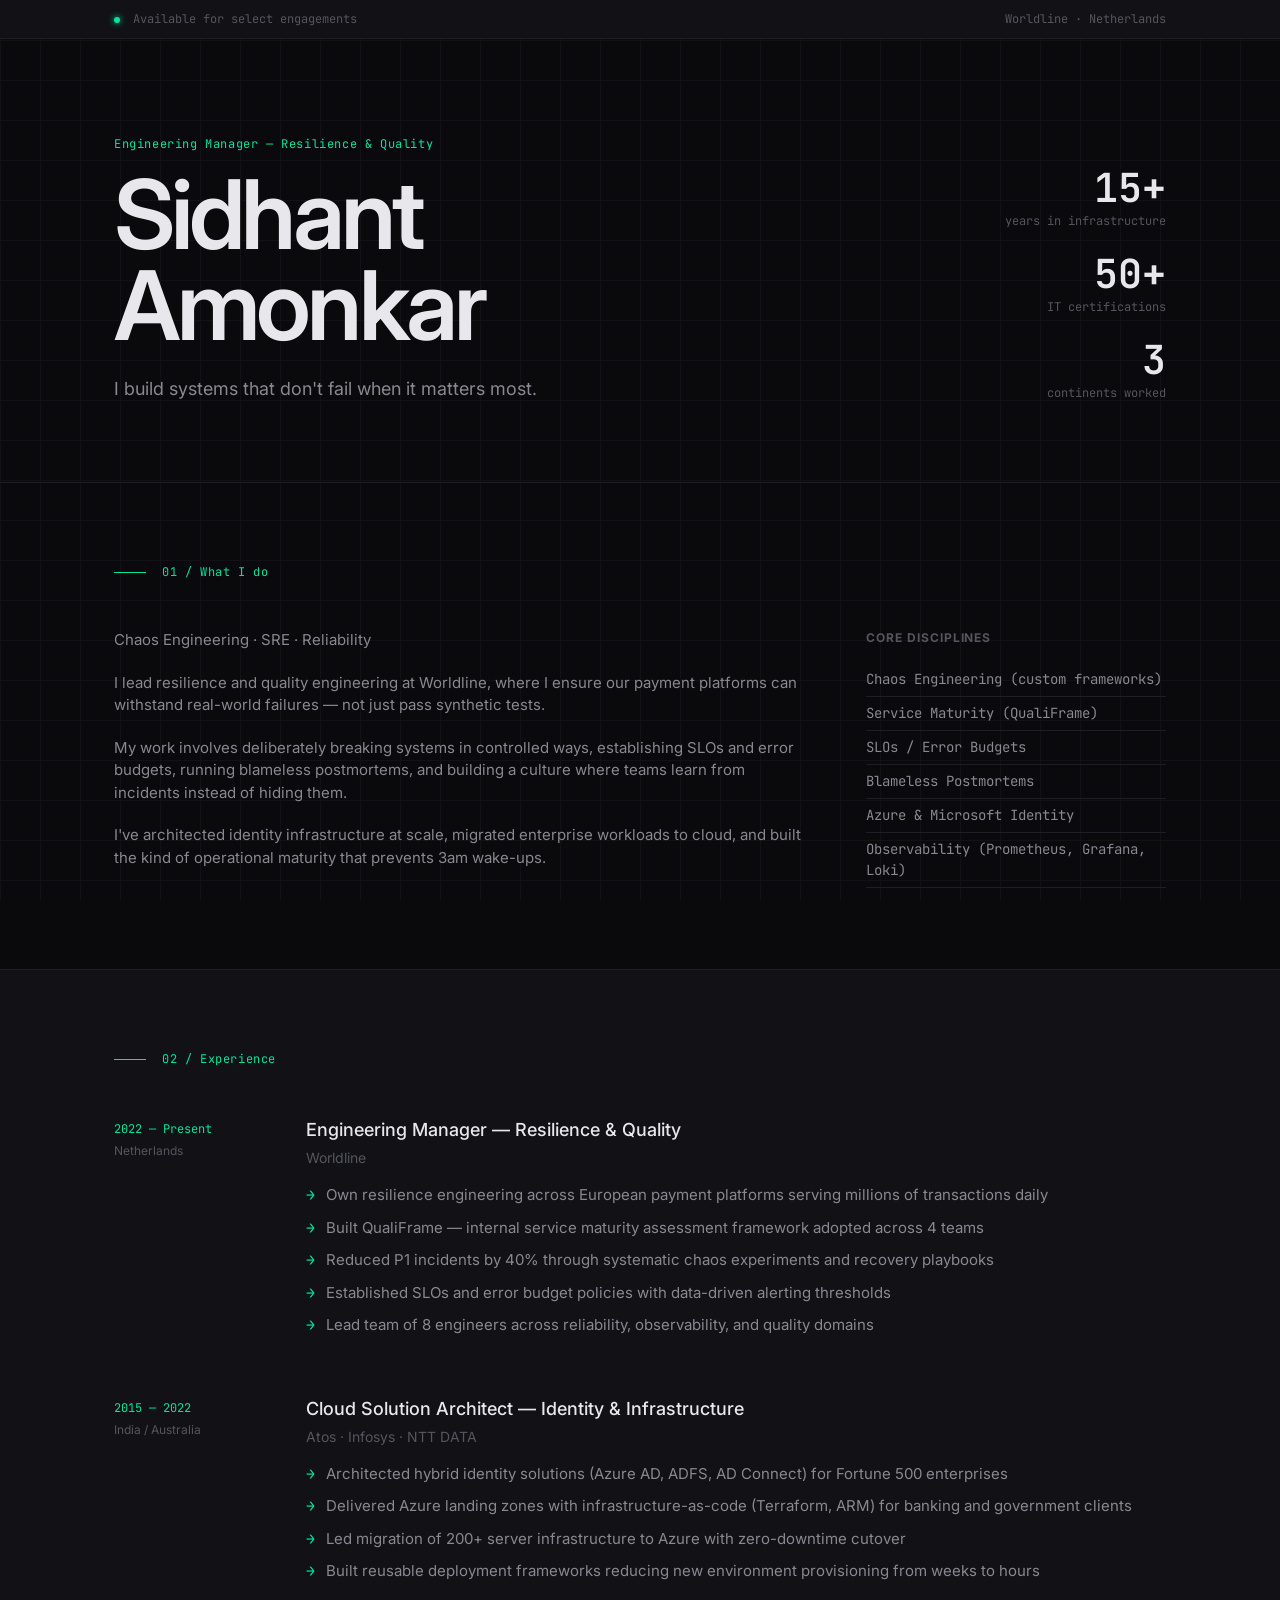
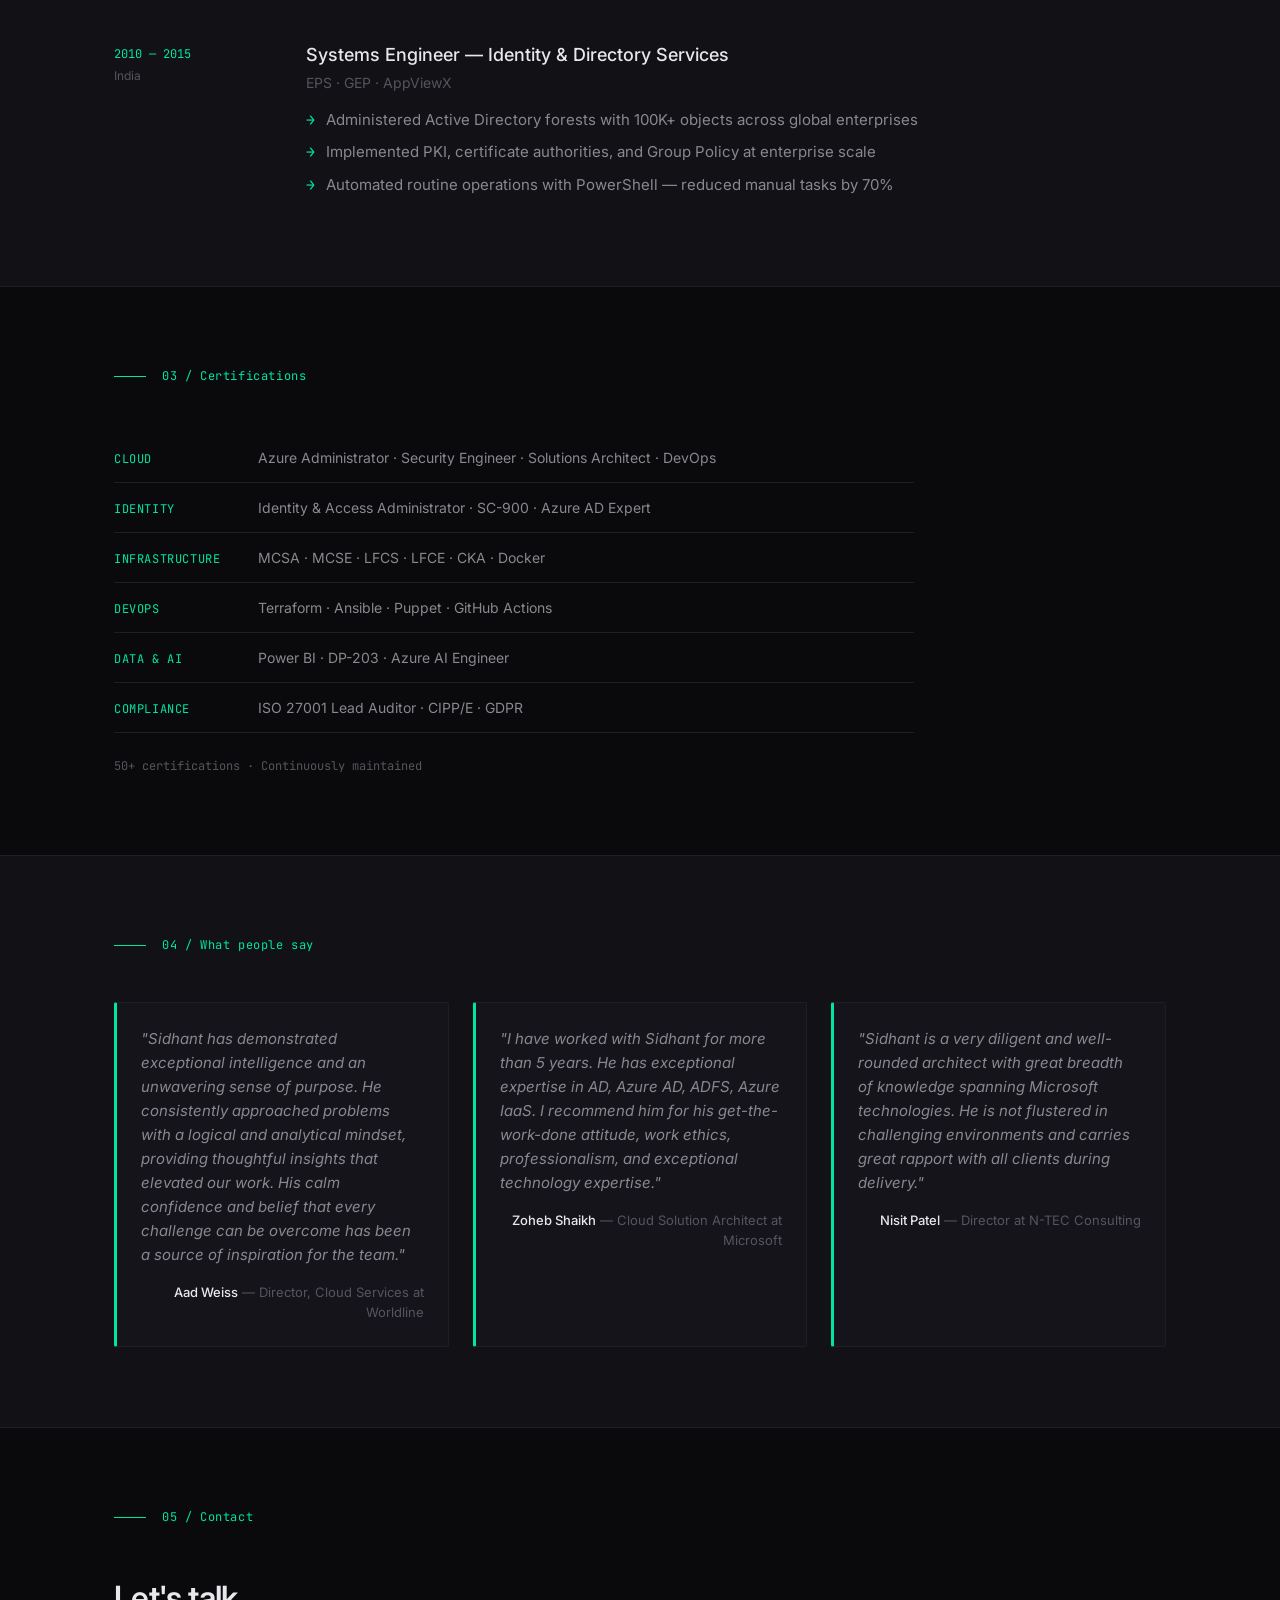
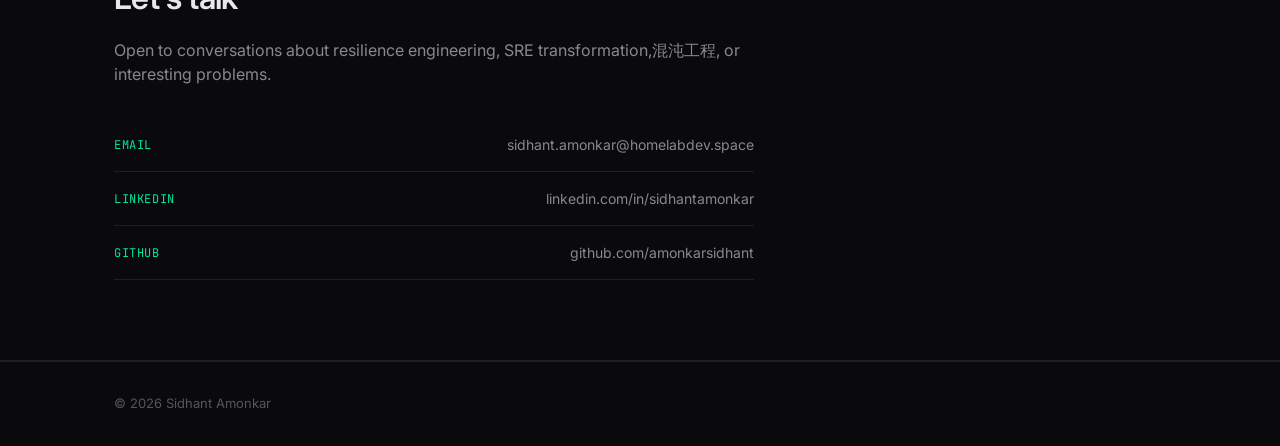
<file: portfolio/index.html>
<!DOCTYPE html>
<html lang="en">
<head>
  <meta charset="UTF-8">
  <meta name="viewport" content="width=device-width, initial-scale=1.0">
  <title>Sidhant Amonkar — Engineering Manager, Resilience</title>
  <meta name="description" content="Engineering Manager specializing in Chaos Engineering, SRE, and building systems that survive failure. Currently at Worldline.">
  <link rel="preconnect" href="https://fonts.googleapis.com">
  <link rel="preconnect" href="https://fonts.gstatic.com" crossorigin>
  <link href="https://fonts.googleapis.com/css2?family=JetBrains+Mono:wght@400;500;600&family=Inter:wght@300;400;500;600&display=swap" rel="stylesheet">
  <link rel="stylesheet" href="style.css">
</head>
<body>
  <div class="grid-bg"></div>

  <main>
    <!-- Status bar -->
    <header class="status-bar">
      <div class="container status-inner">
        <span class="status-item">
          <span class="status-dot online"></span>
          Available for select engagements
        </span>
        <span class="status-item">Worldline · Netherlands</span>
      </div>
    </header>

    <!-- Hero -->
    <section class="hero">
      <div class="container">
        <div class="hero-grid">
          <div class="hero-left">
            <p class="label">Engineering Manager — Resilience & Quality</p>
            <h1>Sidhant<br>Amonkar</h1>
            <p class="hero-statement">I build systems that don't fail when it matters most.</p>
          </div>
          <div class="hero-right">
            <div class="stat-block">
              <span class="stat-number">15+</span>
              <span class="stat-label">years in infrastructure</span>
            </div>
            <div class="stat-block">
              <span class="stat-number">50+</span>
              <span class="stat-label">IT certifications</span>
            </div>
            <div class="stat-block">
              <span class="stat-number">3</span>
              <span class="stat-label">continents worked</span>
            </div>
          </div>
        </div>
      </div>
    </section>

    <!-- What I do -->
    <section class="section">
      <div class="container">
        <div class="section-label">
          <span class="line"></span>
          <span>01 / What I do</span>
        </div>
        <div class="content-grid">
          <div class="content-main">
            <p class="lead">Chaos Engineering · SRE · Reliability</p>
            <p>I lead resilience and quality engineering at Worldline, where I ensure our payment platforms can withstand real-world failures — not just pass synthetic tests.</p>
            <p>My work involves deliberately breaking systems in controlled ways, establishing SLOs and error budgets, running blameless postmortems, and building a culture where teams learn from incidents instead of hiding them.</p>
            <p>I've architected identity infrastructure at scale, migrated enterprise workloads to cloud, and built the kind of operational maturity that prevents 3am wake-ups.</p>
          </div>
          <aside class="content-aside">
            <div class="aside-block">
              <h3>Core disciplines</h3>
              <ul>
                <li>Chaos Engineering (custom frameworks)</li>
                <li>Service Maturity (QualiFrame)</li>
                <li>SLOs / Error Budgets</li>
                <li>Blameless Postmortems</li>
                <li>Azure & Microsoft Identity</li>
                <li>Observability (Prometheus, Grafana, Loki)</li>
              </ul>
            </div>
          </aside>
        </div>
      </div>
    </section>

    <!-- Experience -->
    <section class="section section-dark">
      <div class="container">
        <div class="section-label">
          <span class="line"></span>
          <span>02 / Experience</span>
        </div>
        <div class="work-list">
          <article class="work-item">
            <div class="work-meta">
              <span class="work-period">2022 — Present</span>
              <span class="work-location">Netherlands</span>
            </div>
            <div class="work-content">
              <h3>Engineering Manager — Resilience & Quality</h3>
              <p class="work-company">Worldline</p>
              <ul class="work-points">
                <li>Own resilience engineering across European payment platforms serving millions of transactions daily</li>
                <li>Built QualiFrame — internal service maturity assessment framework adopted across 4 teams</li>
                <li>Reduced P1 incidents by 40% through systematic chaos experiments and recovery playbooks</li>
                <li>Established SLOs and error budget policies with data-driven alerting thresholds</li>
                <li>Lead team of 8 engineers across reliability, observability, and quality domains</li>
              </ul>
            </div>
          </article>
          <article class="work-item">
            <div class="work-meta">
              <span class="work-period">2015 — 2022</span>
              <span class="work-location">India / Australia</span>
            </div>
            <div class="work-content">
              <h3>Cloud Solution Architect — Identity & Infrastructure</h3>
              <p class="work-company">Atos · Infosys · NTT DATA</p>
              <ul class="work-points">
                <li>Architected hybrid identity solutions (Azure AD, ADFS, AD Connect) for Fortune 500 enterprises</li>
                <li>Delivered Azure landing zones with infrastructure-as-code (Terraform, ARM) for banking and government clients</li>
                <li>Led migration of 200+ server infrastructure to Azure with zero-downtime cutover</li>
                <li>Built reusable deployment frameworks reducing new environment provisioning from weeks to hours</li>
              </ul>
            </div>
          </article>
          <article class="work-item">
            <div class="work-meta">
              <span class="work-period">2010 — 2015</span>
              <span class="work-location">India</span>
            </div>
            <div class="work-content">
              <h3>Systems Engineer — Identity & Directory Services</h3>
              <p class="work-company">EPS · GEP · AppViewX</p>
              <ul class="work-points">
                <li>Administered Active Directory forests with 100K+ objects across global enterprises</li>
                <li>Implemented PKI, certificate authorities, and Group Policy at enterprise scale</li>
                <li>Automated routine operations with PowerShell — reduced manual tasks by 70%</li>
              </ul>
            </div>
          </article>
        </div>
      </div>
    </section>

    <!-- Certifications -->
    <section class="section">
      <div class="container">
        <div class="section-label">
          <span class="line"></span>
          <span>03 / Certifications</span>
        </div>
        <div class="cert-layout">
          <div class="cert-categories">
            <div class="cert-row">
              <span class="cert-domain">Cloud</span>
              <span class="cert-items">Azure Administrator · Security Engineer · Solutions Architect · DevOps</span>
            </div>
            <div class="cert-row">
              <span class="cert-domain">Identity</span>
              <span class="cert-items">Identity & Access Administrator · SC-900 · Azure AD Expert</span>
            </div>
            <div class="cert-row">
              <span class="cert-domain">Infrastructure</span>
              <span class="cert-items">MCSA · MCSE · LFCS · LFCE · CKA · Docker</span>
            </div>
            <div class="cert-row">
              <span class="cert-domain">DevOps</span>
              <span class="cert-items">Terraform · Ansible · Puppet · GitHub Actions</span>
            </div>
            <div class="cert-row">
              <span class="cert-domain">Data & AI</span>
              <span class="cert-items">Power BI · DP-203 · Azure AI Engineer</span>
            </div>
            <div class="cert-row">
              <span class="cert-domain">Compliance</span>
              <span class="cert-items">ISO 27001 Lead Auditor · CIPP/E · GDPR</span>
            </div>
          </div>
          <p class="cert-count">50+ certifications · Continuously maintained</p>
        </div>
      </div>
    </section>

    <!-- Recommendations -->
    <section class="section section-dark">
      <div class="container">
        <div class="section-label">
          <span class="line"></span>
          <span>04 / What people say</span>
        </div>
        <div class="quotes-grid">
          <blockquote class="quote">
            <p>"Sidhant has demonstrated exceptional intelligence and an unwavering sense of purpose. He consistently approached problems with a logical and analytical mindset, providing thoughtful insights that elevated our work. His calm confidence and belief that every challenge can be overcome has been a source of inspiration for the team."</p>
            <footer>
              <strong>Aad Weiss</strong> — Director, Cloud Services at Worldline
            </footer>
          </blockquote>
          <blockquote class="quote">
            <p>"I have worked with Sidhant for more than 5 years. He has exceptional expertise in AD, Azure AD, ADFS, Azure IaaS. I recommend him for his get-the-work-done attitude, work ethics, professionalism, and exceptional technology expertise."</p>
            <footer>
              <strong>Zoheb Shaikh</strong> — Cloud Solution Architect at Microsoft
            </footer>
          </blockquote>
          <blockquote class="quote">
            <p>"Sidhant is a very diligent and well-rounded architect with great breadth of knowledge spanning Microsoft technologies. He is not flustered in challenging environments and carries great rapport with all clients during delivery."</p>
            <footer>
              <strong>Nisit Patel</strong> — Director at N-TEC Consulting
            </footer>
          </blockquote>
        </div>
      </div>
    </section>

    <!-- Contact -->
    <section class="section">
      <div class="container">
        <div class="section-label">
          <span class="line"></span>
          <span>05 / Contact</span>
        </div>
        <div class="contact-layout">
          <div class="contact-main">
            <h2>Let's talk</h2>
            <p>Open to conversations about resilience engineering, SRE transformation,混沌工程, or interesting problems.</p>
            <div class="contact-links">
              <a href="mailto:sidhant.amonkar@homelabdev.space" class="contact-link">
                <span class="link-label">Email</span>
                <span class="link-value">sidhant.amonkar@homelabdev.space</span>
              </a>
              <a href="https://linkedin.com/in/sidhantamonkar" class="contact-link" target="_blank" rel="noopener">
                <span class="link-label">LinkedIn</span>
                <span class="link-value">linkedin.com/in/sidhantamonkar</span>
              </a>
              <a href="https://github.com/amonkarsidhant" class="contact-link" target="_blank" rel="noopener">
                <span class="link-label">GitHub</span>
                <span class="link-value">github.com/amonkarsidhant</span>
              </a>
            </div>
          </div>
        </div>
      </div>
    </section>
  </main>

  <footer class="footer">
    <div class="container">
      <p>&copy; <span id="year"></span> Sidhant Amonkar</p>
    </div>
  </footer>

  <script src="script.js"></script>
</body>
</html>
</file>
<file: portfolio/style.css>
/* Control room aesthetic — engineered precision, dark, structured */
:root {
  --bg: #0a0a0c;
  --bg-alt: #111116;
  --bg-card: #14141a;
  --fg: #e8e8ec;
  --fg-dim: #888890;
  --fg-muted: #55555e;
  --accent: #00e5a0;
  --accent-dim: #00b07a;
  --border: #1e1e26;
  --border-light: #2a2a34;
  --code-font: 'JetBrains Mono', 'Fira Code', 'SF Mono', monospace;
  --sans-font: 'Inter', -apple-system, BlinkMacSystemFont, sans-serif;
  --spacing: 1.5rem;
  --max: 1100px;
}

*, *::before, *::after { box-sizing: border-box; margin: 0; padding: 0; }

html {
  font-size: 16px;
  scroll-behavior: smooth;
  scrollbar-width: thin;
  scrollbar-color: var(--border-light) var(--bg);
}

::-webkit-scrollbar { width: 6px; }
::-webkit-scrollbar-track { background: var(--bg); }
::-webkit-scrollbar-thumb { background: var(--border-light); border-radius: 3px; }

body {
  font-family: var(--sans-font);
  background: var(--bg);
  color: var(--fg);
  line-height: 1.5;
  -webkit-font-smoothing: antialiased;
  -moz-osx-font-smoothing: grayscale;
}

/* Subtle grid background */
.grid-bg {
  position: fixed;
  inset: 0;
  background-image:
    linear-gradient(var(--border) 1px, transparent 1px),
    linear-gradient(90deg, var(--border) 1px, transparent 1px);
  background-size: 40px 40px;
  opacity: 0.4;
  pointer-events: none;
  z-index: 0;
}

.container {
  max-width: var(--max);
  margin: 0 auto;
  padding: 0 var(--spacing);
  position: relative;
  z-index: 1;
}

/* Status bar */
.status-bar {
  background: var(--bg-alt);
  border-bottom: 1px solid var(--border);
  padding: 0.625rem 0;
  position: sticky;
  top: 0;
  z-index: 100;
}
.status-inner {
  display: flex;
  justify-content: space-between;
  align-items: center;
  font-size: 0.75rem;
  font-family: var(--code-font);
  color: var(--fg-muted);
}
.status-dot {
  display: inline-block;
  width: 6px;
  height: 6px;
  border-radius: 50%;
  margin-right: 0.375rem;
}
.status-dot.online {
  background: var(--accent);
  box-shadow: 0 0 6px var(--accent);
}

/* Section labels */
.section-label {
  display: flex;
  align-items: center;
  gap: 1rem;
  font-family: var(--code-font);
  font-size: 0.75rem;
  color: var(--accent);
  margin-bottom: 3rem;
  letter-spacing: 0.05em;
}
.section-label .line {
  width: 2rem;
  height: 1px;
  background: var(--accent);
  flex-shrink: 0;
}

/* Sections */
.section {
  padding: 5rem 0;
  border-bottom: 1px solid var(--border);
}
.section-dark {
  background: var(--bg-alt);
}

/* Hero */
.hero {
  padding: 6rem 0 5rem;
  border-bottom: 1px solid var(--border);
}
.hero-grid {
  display: grid;
  grid-template-columns: 1fr auto;
  gap: 4rem;
  align-items: end;
}
@media (max-width: 768px) {
  .hero-grid { grid-template-columns: 1fr; gap: 2.5rem; }
}

.hero-left .label {
  font-family: var(--code-font);
  font-size: 0.75rem;
  color: var(--accent);
  letter-spacing: 0.05em;
  margin-bottom: 1rem;
}
.hero-left h1 {
  font-family: var(--sans-font);
  font-size: clamp(3rem, 8vw, 6rem);
  font-weight: 600;
  letter-spacing: -0.04em;
  line-height: 0.95;
  margin-bottom: 1.5rem;
}
.hero-statement {
  font-size: 1.125rem;
  color: var(--fg-dim);
  max-width: 480px;
}

.hero-right {
  display: flex;
  flex-direction: column;
  gap: 1.5rem;
  text-align: right;
}
@media (max-width: 768px) {
  .hero-right { flex-direction: row; text-align: left; }
}
.stat-block {
  display: flex;
  flex-direction: column;
  gap: 0.25rem;
}
.stat-number {
  font-family: var(--code-font);
  font-size: 2.5rem;
  font-weight: 600;
  color: var(--fg);
  line-height: 1;
}
.stat-label {
  font-size: 0.75rem;
  color: var(--fg-muted);
  font-family: var(--code-font);
}

/* Content grid */
.content-grid {
  display: grid;
  grid-template-columns: 1fr 300px;
  gap: 4rem;
}
@media (max-width: 768px) {
  .content-grid { grid-template-columns: 1fr; gap: 2rem; }
}
.lead {
  font-size: 1.25rem;
  color: var(--fg-dim);
  margin-bottom: 1.5rem;
}
.content-main p {
  margin-bottom: 1.25rem;
  color: var(--fg-dim);
  font-size: 0.9375rem;
}
.aside-block h3 {
  font-size: 0.75rem;
  text-transform: uppercase;
  letter-spacing: 0.08em;
  color: var(--fg-muted);
  margin-bottom: 1rem;
}
.aside-block ul {
  list-style: none;
}
.aside-block li {
  font-size: 0.875rem;
  color: var(--fg-dim);
  padding: 0.375rem 0;
  border-bottom: 1px solid var(--border);
  font-family: var(--code-font);
}

/* Work list */
.work-list { display: grid; gap: 3rem; }
.work-item {
  display: grid;
  grid-template-columns: 160px 1fr;
  gap: 2rem;
}
@media (max-width: 640px) {
  .work-item { grid-template-columns: 1fr; gap: 0.75rem; }
}
.work-meta {
  display: flex;
  flex-direction: column;
  gap: 0.25rem;
  padding-top: 0.25rem;
}
.work-period {
  font-family: var(--code-font);
  font-size: 0.75rem;
  color: var(--accent);
}
.work-location {
  font-size: 0.75rem;
  color: var(--fg-muted);
}
.work-content h3 {
  font-size: 1.125rem;
  font-weight: 500;
  margin-bottom: 0.25rem;
}
.work-company {
  font-size: 0.875rem;
  color: var(--fg-muted);
  margin-bottom: 1rem;
}
.work-points {
  list-style: none;
  padding: 0;
}
.work-points li {
  position: relative;
  padding-left: 1.25rem;
  margin-bottom: 0.625rem;
  font-size: 0.9375rem;
  color: var(--fg-dim);
}
.work-points li::before {
  content: '→';
  position: absolute;
  left: 0;
  color: var(--accent);
  font-family: var(--code-font);
}

/* Certs */
.cert-layout { max-width: 800px; }
.cert-categories { display: grid; gap: 0; }
.cert-row {
  display: grid;
  grid-template-columns: 120px 1fr;
  gap: 1.5rem;
  padding: 0.875rem 0;
  border-bottom: 1px solid var(--border);
  align-items: baseline;
}
@media (max-width: 640px) {
  .cert-row { grid-template-columns: 1fr; gap: 0.25rem; }
}
.cert-domain {
  font-family: var(--code-font);
  font-size: 0.75rem;
  color: var(--accent);
  text-transform: uppercase;
  letter-spacing: 0.05em;
}
.cert-items {
  font-size: 0.875rem;
  color: var(--fg-dim);
}
.cert-count {
  margin-top: 1.5rem;
  font-family: var(--code-font);
  font-size: 0.75rem;
  color: var(--fg-muted);
}

/* Quotes */
.quotes-grid {
  display: grid;
  grid-template-columns: repeat(auto-fit, minmax(280px, 1fr));
  gap: 1.5rem;
}
.quote {
  background: var(--bg-card);
  border: 1px solid var(--border);
  border-left: 3px solid var(--accent);
  padding: 1.5rem;
  border-radius: 2px;
}
.quote p {
  font-size: 0.9375rem;
  color: var(--fg-dim);
  line-height: 1.6;
  margin-bottom: 1rem;
  font-style: italic;
}
.quote footer {
  font-size: 0.8125rem;
  color: var(--fg-muted);
  text-align: right;
}
.quote footer strong {
  color: var(--fg);
  font-weight: 500;
}

/* Contact */
.contact-layout { max-width: 640px; }
.contact-main h2 {
  font-size: 2rem;
  font-weight: 600;
  margin-bottom: 1rem;
  letter-spacing: -0.02em;
}
.contact-main > p {
  font-size: 1rem;
  color: var(--fg-dim);
  margin-bottom: 2rem;
}
.contact-links { display: grid; gap: 0; }
.contact-link {
  display: flex;
  justify-content: space-between;
  align-items: center;
  padding: 1rem 0;
  border-bottom: 1px solid var(--border);
  text-decoration: none;
  transition: border-color 0.2s ease;
}
.contact-link:hover { border-color: var(--accent); }
.link-label {
  font-family: var(--code-font);
  font-size: 0.75rem;
  color: var(--accent);
  text-transform: uppercase;
  letter-spacing: 0.05em;
}
.link-value {
  font-size: 0.875rem;
  color: var(--fg-dim);
}

/* Footer */
.footer {
  padding: 2rem 0;
  border-top: 1px solid var(--border);
  font-size: 0.8125rem;
  color: var(--fg-muted);
}

/* Responsive */
@media (max-width: 640px) {
  .section { padding: 3.5rem 0; }
  .hero { padding: 4rem 0 3.5rem; }
  .hero-left h1 { font-size: 3rem; }
}
</file>
